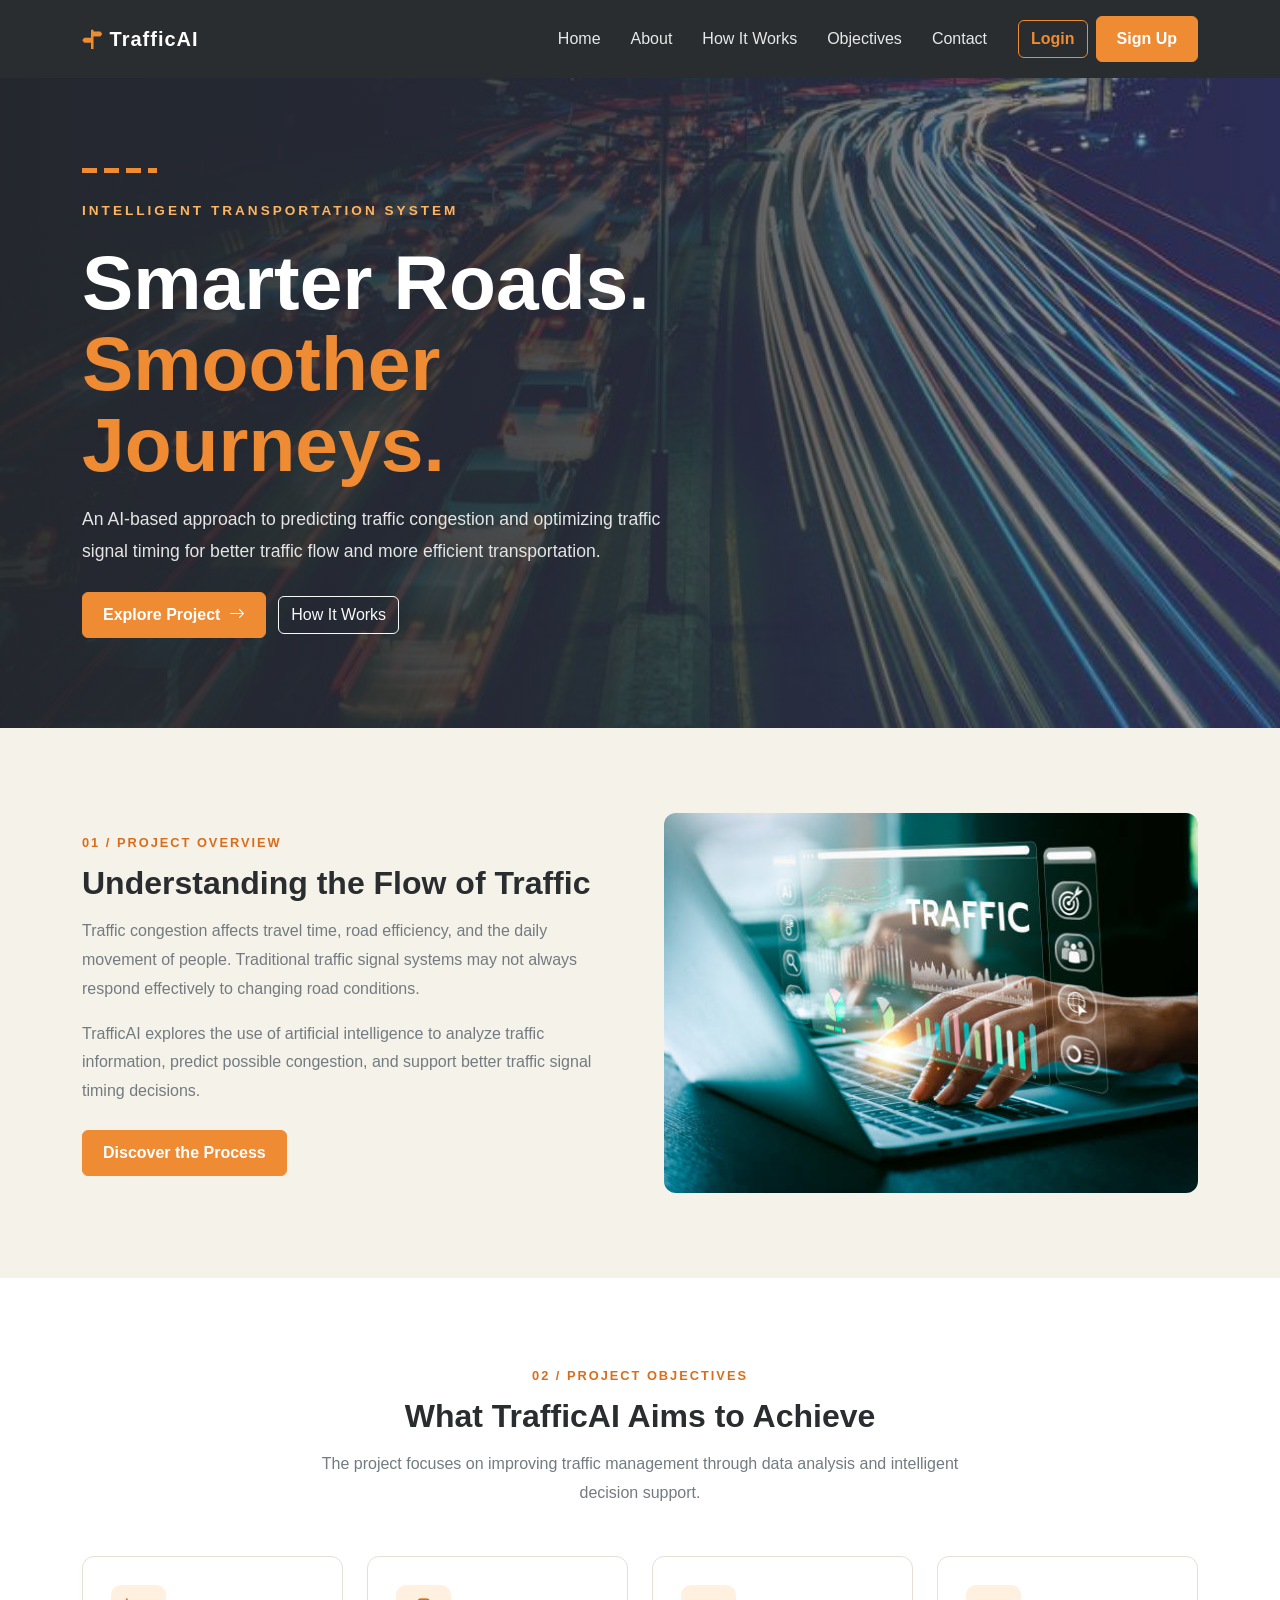
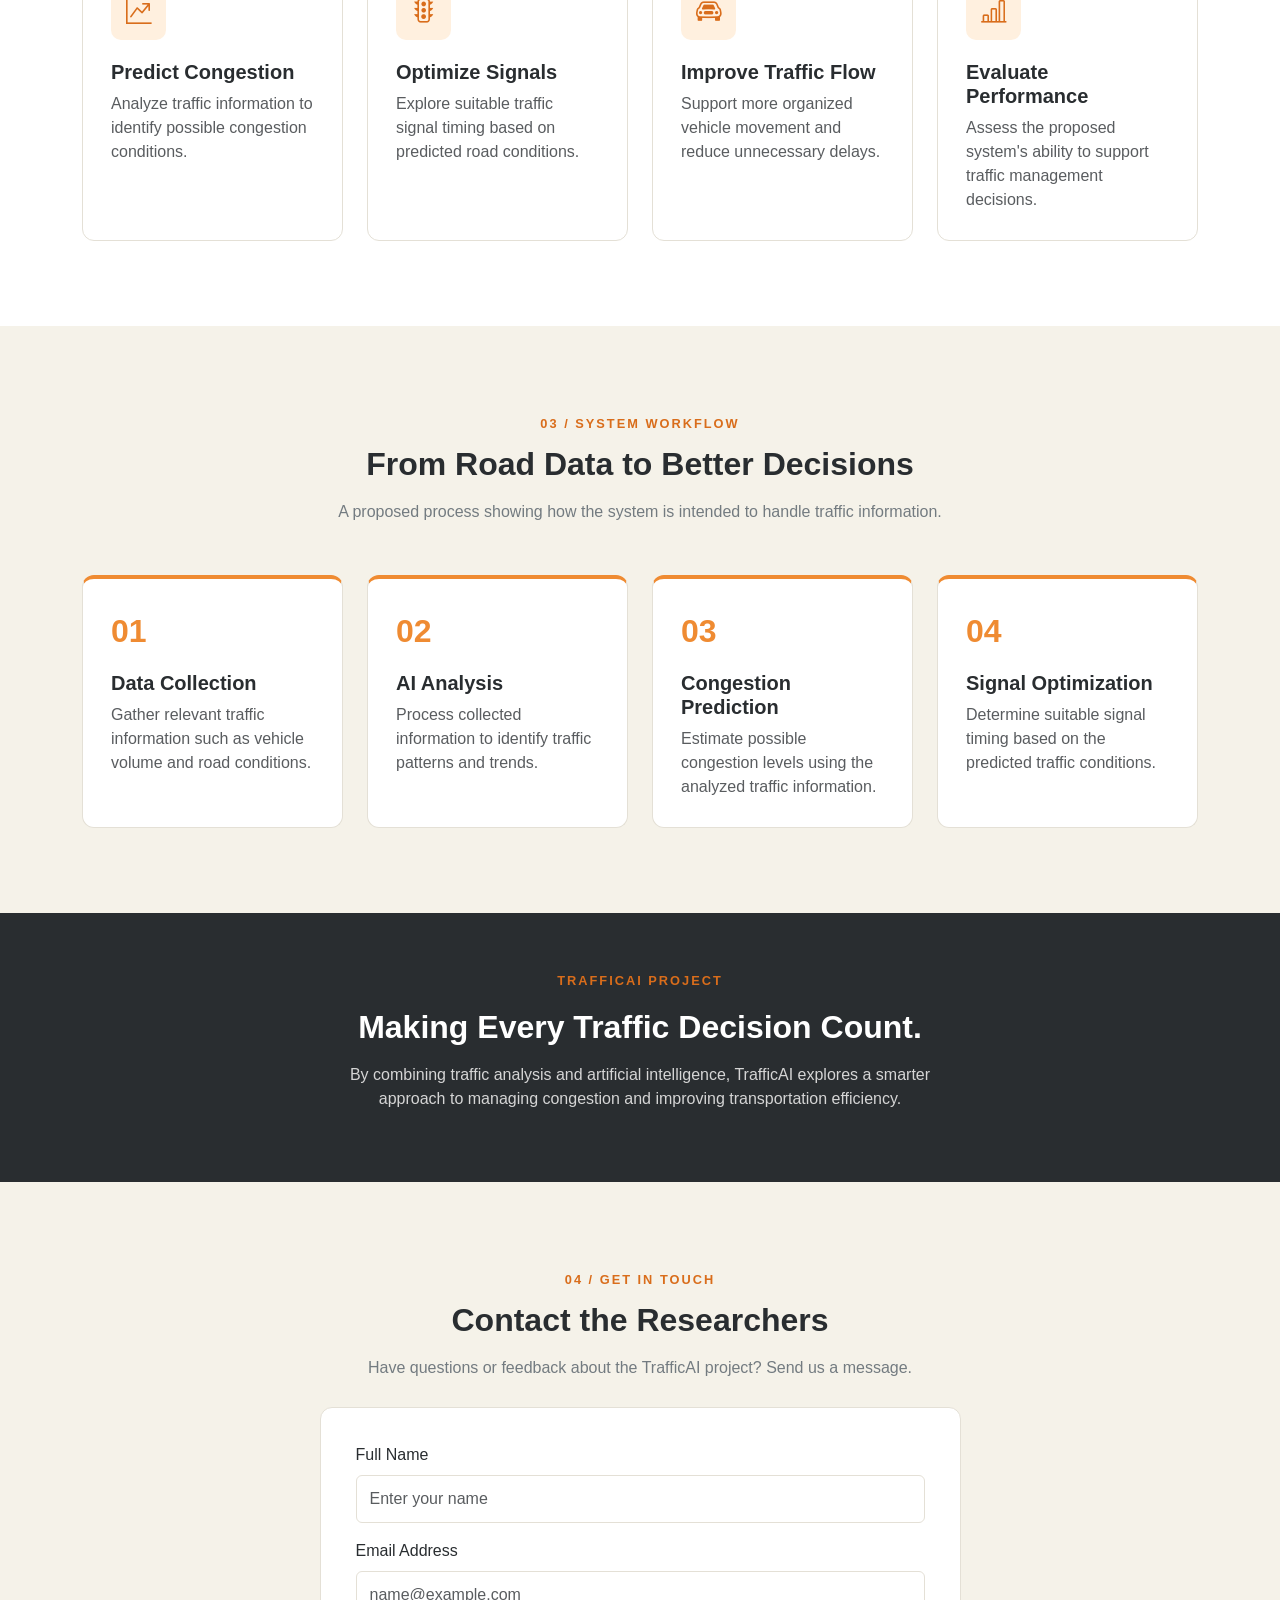
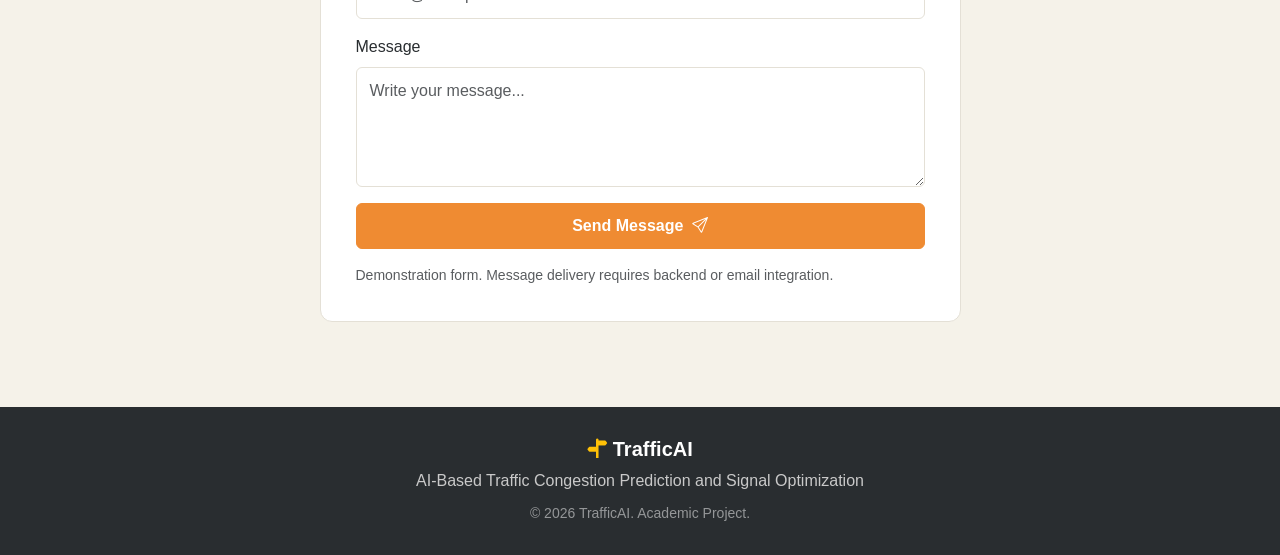
<file: bootstrap-template-main/index.html>
﻿
<!DOCTYPE html>
<html lang="en">
<head>
  <meta charset="UTF-8">
  <meta name="viewport" content="width=device-width, initial-scale=1">
  <title>TrafficAI | Smart Traffic Management</title>

  <link rel="icon" type="image/svg+xml" href="assets/images/favicon.svg">
  <link href="assets/css/bootstrap.min.css" rel="stylesheet">
  <link href="assets/css/bootstrap-icons.min.css" rel="stylesheet">
  <link href="assets/css/style.css" rel="stylesheet">
</head>

<body>

  <!-- Navigation -->
  <nav class="navbar navbar-expand-lg navbar-dark sticky-top">
    <div class="container">

      <a class="navbar-brand" href="index.html">
        <i class="bi bi-signpost-split-fill"></i> TrafficAI
      </a>

      <button class="navbar-toggler" type="button"
        data-bs-toggle="collapse" data-bs-target="#navbarNav">
        <span class="navbar-toggler-icon"></span>
      </button>

      <div class="collapse navbar-collapse" id="navbarNav">
        <ul class="navbar-nav ms-auto align-items-lg-center">

          <li class="nav-item"><a class="nav-link" href="#home">Home</a></li>
          <li class="nav-item"><a class="nav-link" href="#overview">About</a></li>
          <li class="nav-item"><a class="nav-link" href="#workflow">How It Works</a></li>
          <li class="nav-item"><a class="nav-link" href="#objectives">Objectives</a></li>
          <li class="nav-item"><a class="nav-link" href="#contact">Contact</a></li>

          <li class="nav-item ms-lg-3 mt-2 mt-lg-0">
            <a class="btn btn-outline-brand" href="pages/login.html">Login</a>
          </li>

          <li class="nav-item ms-lg-2 mt-2 mt-lg-0">
            <a class="btn btn-brand" href="pages/signup.html">Sign Up</a>
          </li>

        </ul>
      </div>
    </div>
  </nav>

  <!-- Hero -->
  <header class="hero" id="home">
    <div class="container">
      <div class="hero-content">

        <div class="road-line"></div>

        <span class="hero-label">
          Intelligent Transportation System
        </span>

        <h1>
          Smarter Roads.<br>
          <span>Smoother Journeys.</span>
        </h1>

        <p>
          An AI-based approach to predicting traffic congestion
          and optimizing traffic signal timing for better traffic flow
          and more efficient transportation.
        </p>

        <div class="mt-4">
          <a href="#overview" class="btn btn-brand me-2">
            Explore Project <i class="bi bi-arrow-right ms-1"></i>
          </a>

          <a href="#workflow" class="btn btn-outline-light">
            How It Works
          </a>
        </div>

      </div>
    </div>
  </header>

  <!-- Overview -->
  <section id="overview">
    <div class="container">

      <div class="row align-items-center g-5">

        <div class="col-lg-6">
          <span class="section-label">01 / Project Overview</span>

          <h2 class="section-title">
            Understanding the Flow of Traffic
          </h2>

          <p class="section-description">
            Traffic congestion affects travel time, road efficiency,
            and the daily movement of people. Traditional traffic
            signal systems may not always respond effectively to
            changing road conditions.
          </p>

          <p class="section-description">
            TrafficAI explores the use of artificial intelligence
            to analyze traffic information, predict possible
            congestion, and support better traffic signal timing
            decisions.
          </p>

          <a href="#workflow" class="btn btn-brand mt-2">
            Discover the Process
          </a>
        </div>

        <div class="col-lg-6">
          <img src="assets/images/traffic.jpg"
            class="overview-image"
            alt="Road traffic and vehicles">
        </div>

      </div>
    </div>
  </section>

  <!-- Features -->
  <section class="bg-white" id="objectives">
    <div class="container">

      <div class="text-center mb-5">
        <span class="section-label">02 / Project Objectives</span>
        <h2 class="section-title">What TrafficAI Aims to Achieve</h2>
        <p class="section-description mx-auto">
          The project focuses on improving traffic management
          through data analysis and intelligent decision support.
        </p>
      </div>

      <div class="row g-4">

        <div class="col-md-6 col-lg-3">
          <div class="feature-card">
            <div class="feature-icon">
              <i class="bi bi-graph-up-arrow"></i>
            </div>
            <h5 class="fw-bold">Predict Congestion</h5>
            <p class="text-muted mb-0">
              Analyze traffic information to identify possible
              congestion conditions.
            </p>
          </div>
        </div>

        <div class="col-md-6 col-lg-3">
          <div class="feature-card">
            <div class="feature-icon">
              <i class="bi bi-stoplights"></i>
            </div>
            <h5 class="fw-bold">Optimize Signals</h5>
            <p class="text-muted mb-0">
              Explore suitable traffic signal timing based on
              predicted road conditions.
            </p>
          </div>
        </div>

        <div class="col-md-6 col-lg-3">
          <div class="feature-card">
            <div class="feature-icon">
              <i class="bi bi-car-front"></i>
            </div>
            <h5 class="fw-bold">Improve Traffic Flow</h5>
            <p class="text-muted mb-0">
              Support more organized vehicle movement and
              reduce unnecessary delays.
            </p>
          </div>
        </div>

        <div class="col-md-6 col-lg-3">
          <div class="feature-card">
            <div class="feature-icon">
              <i class="bi bi-bar-chart-line"></i>
            </div>
            <h5 class="fw-bold">Evaluate Performance</h5>
            <p class="text-muted mb-0">
              Assess the proposed system's ability to support
              traffic management decisions.
            </p>
          </div>
        </div>

      </div>
    </div>
  </section>

  <!-- Workflow -->
  <section id="workflow">
    <div class="container">

      <div class="text-center mb-5">
        <span class="section-label">03 / System Workflow</span>
        <h2 class="section-title">From Road Data to Better Decisions</h2>
        <p class="section-description mx-auto">
          A proposed process showing how the system is intended
          to handle traffic information.
        </p>
      </div>

      <div class="row g-4">

        <div class="col-md-6 col-lg-3">
          <div class="feature-card workflow-card">
            <div class="workflow-number">01</div>
            <h5 class="fw-bold mt-3">Data Collection</h5>
            <p class="text-muted mb-0">
              Gather relevant traffic information such as
              vehicle volume and road conditions.
            </p>
          </div>
        </div>

        <div class="col-md-6 col-lg-3">
          <div class="feature-card workflow-card">
            <div class="workflow-number">02</div>
            <h5 class="fw-bold mt-3">AI Analysis</h5>
            <p class="text-muted mb-0">
              Process collected information to identify
              traffic patterns and trends.
            </p>
          </div>
        </div>

        <div class="col-md-6 col-lg-3">
          <div class="feature-card workflow-card">
            <div class="workflow-number">03</div>
            <h5 class="fw-bold mt-3">Congestion Prediction</h5>
            <p class="text-muted mb-0">
              Estimate possible congestion levels using
              the analyzed traffic information.
            </p>
          </div>
        </div>

        <div class="col-md-6 col-lg-3">
          <div class="feature-card workflow-card">
            <div class="workflow-number">04</div>
            <h5 class="fw-bold mt-3">Signal Optimization</h5>
            <p class="text-muted mb-0">
              Determine suitable signal timing based on
              the predicted traffic conditions.
            </p>
          </div>
        </div>

      </div>
    </div>
  </section>

  <!-- Highlight -->
  <section class="project-highlight">
    <div class="container text-center">
      <span class="section-label">TrafficAI Project</span>
      <h2 class="fw-bold mt-3">
        Making Every Traffic Decision Count.
      </h2>
      <p class="mx-auto mt-3" style="max-width: 650px;">
        By combining traffic analysis and artificial intelligence,
        TrafficAI explores a smarter approach to managing
        congestion and improving transportation efficiency.
      </p>
    </div>
  </section>

  <!-- Contact -->
  <section id="contact">
    <div class="container">

      <div class="row justify-content-center">
        <div class="col-lg-7">

          <div class="text-center mb-4">
            <span class="section-label">04 / Get in Touch</span>
            <h2 class="section-title">Contact the Researchers</h2>
            <p class="section-description mx-auto">
              Have questions or feedback about the TrafficAI project?
              Send us a message.
            </p>
          </div>

          <div class="contact-card">

            <form action="#" method="post">

              <div class="mb-3">
                <label for="name" class="form-label">Full Name</label>
                <input type="text" class="form-control"
                  id="name" placeholder="Enter your name" required>
              </div>

              <div class="mb-3">
                <label for="email" class="form-label">Email Address</label>
                <input type="email" class="form-control"
                  id="email" placeholder="name@example.com" required>
              </div>

              <div class="mb-3">
                <label for="message" class="form-label">Message</label>
                <textarea class="form-control" id="message"
                  rows="4" placeholder="Write your message..." required></textarea>
              </div>

              <button type="submit" class="btn btn-brand w-100">
                Send Message <i class="bi bi-send ms-1"></i>
              </button>

              <p class="text-muted small mt-3 mb-0">
                Demonstration form. Message delivery requires
                backend or email integration.
              </p>

            </form>

          </div>
        </div>
      </div>

    </div>
  </section>

  <!-- Footer -->
  <footer>
    <div class="container text-center">
      <h5 class="fw-bold">
        <i class="bi bi-signpost-split-fill text-warning"></i>
        TrafficAI
      </h5>

      <p class="mb-2">
        AI-Based Traffic Congestion Prediction and Signal Optimization
      </p>

      <small class="text-white-50">
        &copy; 2026 TrafficAI. Academic Project.
      </small>
    </div>
  </footer>

  <script src="assets/js/bootstrap.bundle.min.js"></script>
</body>
</html>
</file>
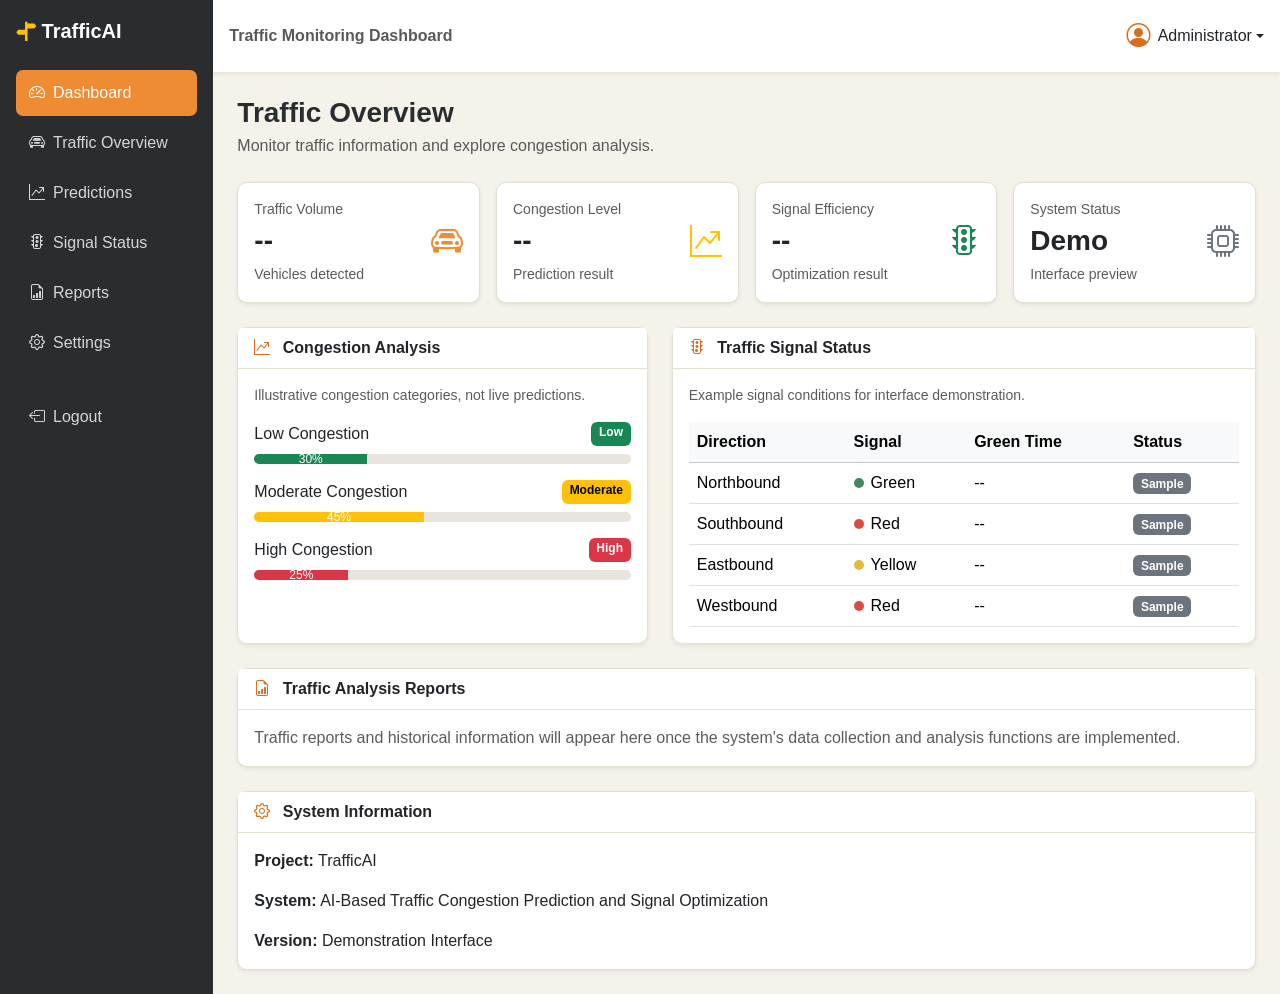
<file: bootstrap-template-main/pages/dashboard.html>
﻿
<!DOCTYPE html>
<html lang="en">
<head>
  <meta charset="UTF-8">
  <meta name="viewport" content="width=device-width, initial-scale=1">
  <title>TrafficAI | Dashboard</title>

  <link rel="icon" type="image/svg+xml" href="../assets/images/favicon.svg">
  <link href="../assets/css/bootstrap.min.css" rel="stylesheet">
  <link href="../assets/css/bootstrap-icons.min.css" rel="stylesheet">
  <link href="../assets/css/style.css" rel="stylesheet">
</head>

<body>

  <div class="container-fluid">
    <div class="row">

      <!-- Desktop Sidebar -->
      <aside class="col-lg-2 d-none d-lg-block sidebar p-3">

        <a href="../index.html"
          class="text-white text-decoration-none fw-bold fs-5 d-block mb-4">
          <i class="bi bi-signpost-split-fill text-warning"></i> TrafficAI
        </a>

        <ul class="nav nav-pills flex-column gap-1">

          <li class="nav-item">
            <a href="dashboard.html" class="nav-link active">
              <i class="bi bi-speedometer2 me-2"></i>Dashboard
            </a>
          </li>

          <li class="nav-item">
            <a href="#traffic-overview" class="nav-link">
              <i class="bi bi-car-front me-2"></i>Traffic Overview
            </a>
          </li>

          <li class="nav-item">
            <a href="#predictions" class="nav-link">
              <i class="bi bi-graph-up-arrow me-2"></i>Predictions
            </a>
          </li>

          <li class="nav-item">
            <a href="#signals" class="nav-link">
              <i class="bi bi-stoplights me-2"></i>Signal Status
            </a>
          </li>

          <li class="nav-item">
            <a href="#reports" class="nav-link">
              <i class="bi bi-file-earmark-bar-graph me-2"></i>Reports
            </a>
          </li>

          <li class="nav-item">
            <a href="#settings" class="nav-link">
              <i class="bi bi-gear me-2"></i>Settings
            </a>
          </li>

          <li class="nav-item mt-4">
            <a href="../index.html" class="nav-link">
              <i class="bi bi-box-arrow-left me-2"></i>Logout
            </a>
          </li>

        </ul>
      </aside>

      <!-- Main Dashboard -->
      <main class="col-lg-10 p-0 dashboard-main">

        <!-- Topbar -->
        <nav class="navbar dashboard-topbar shadow-sm px-3">

          <button class="btn btn-outline-secondary d-lg-none"
            type="button" data-bs-toggle="offcanvas"
            data-bs-target="#mobileMenu" aria-label="Open menu">
            <i class="bi bi-list"></i>
          </button>

          <span class="navbar-text fw-semibold d-none d-sm-inline">
            Traffic Monitoring Dashboard
          </span>

          <div class="dropdown ms-auto">

            <a href="#" class="d-flex align-items-center text-decoration-none text-dark dropdown-toggle"
              data-bs-toggle="dropdown">

              <i class="bi bi-person-circle fs-4 me-2 text-brand"></i>
              <span>Administrator</span>

            </a>

            <ul class="dropdown-menu dropdown-menu-end">
              <li><a class="dropdown-item" href="#settings">Profile</a></li>
              <li><a class="dropdown-item" href="#settings">Settings</a></li>
              <li><hr class="dropdown-divider"></li>
              <li><a class="dropdown-item" href="../index.html">Logout</a></li>
            </ul>

          </div>
        </nav>

        <div class="p-4">

          <h3 class="fw-bold mb-1">Traffic Overview</h3>
          <p class="text-muted mb-4">
            Monitor traffic information and explore congestion analysis.
          </p>

          <!-- Statistics -->
          <div class="row g-3 mb-4" id="traffic-overview">

            <div class="col-sm-6 col-xl-3">
              <div class="card stat-card shadow-sm">
                <div class="card-body d-flex justify-content-between align-items-center">
                  <div>
                    <div class="text-muted small">Traffic Volume</div>
                    <div class="fs-3 fw-bold">--</div>
                    <small class="text-muted">Vehicles detected</small>
                  </div>
                  <i class="bi bi-car-front"></i>
                </div>
              </div>
            </div>

            <div class="col-sm-6 col-xl-3">
              <div class="card stat-card shadow-sm">
                <div class="card-body d-flex justify-content-between align-items-center">
                  <div>
                    <div class="text-muted small">Congestion Level</div>
                    <div class="fs-3 fw-bold">--</div>
                    <small class="text-muted">Prediction result</small>
                  </div>
                  <i class="bi bi-graph-up-arrow text-warning"></i>
                </div>
              </div>
            </div>

            <div class="col-sm-6 col-xl-3">
              <div class="card stat-card shadow-sm">
                <div class="card-body d-flex justify-content-between align-items-center">
                  <div>
                    <div class="text-muted small">Signal Efficiency</div>
                    <div class="fs-3 fw-bold">--</div>
                    <small class="text-muted">Optimization result</small>
                  </div>
                  <i class="bi bi-stoplights text-success"></i>
                </div>
              </div>
            </div>

            <div class="col-sm-6 col-xl-3">
              <div class="card stat-card shadow-sm">
                <div class="card-body d-flex justify-content-between align-items-center">
                  <div>
                    <div class="text-muted small">System Status</div>
                    <div class="fs-3 fw-bold">Demo</div>
                    <small class="text-muted">Interface preview</small>
                  </div>
                  <i class="bi bi-cpu text-secondary"></i>
                </div>
              </div>
            </div>

          </div>

          <!-- Prediction and Signal Cards -->
          <div class="row g-4 mb-4">

            <!-- Predictions -->
            <div class="col-lg-5" id="predictions">
              <div class="card dashboard-card shadow-sm">

                <div class="card-header">
                  <i class="bi bi-graph-up-arrow text-brand me-2"></i>
                  Congestion Analysis
                </div>

                <div class="card-body">

                  <p class="text-muted small">
                    Illustrative congestion categories, not live predictions.
                  </p>

                  <div class="d-flex justify-content-between mb-2">
                    <span>Low Congestion</span>
                    <span class="badge text-bg-success">Low</span>
                  </div>

                  <div class="progress mb-3">
                    <div class="progress-bar bg-success" style="width: 30%">30%</div>
                  </div>

                  <div class="d-flex justify-content-between mb-2">
                    <span>Moderate Congestion</span>
                    <span class="badge text-bg-warning">Moderate</span>
                  </div>

                  <div class="progress mb-3">
                    <div class="progress-bar bg-warning" style="width: 45%">45%</div>
                  </div>

                  <div class="d-flex justify-content-between mb-2">
                    <span>High Congestion</span>
                    <span class="badge text-bg-danger">High</span>
                  </div>

                  <div class="progress">
                    <div class="progress-bar bg-danger" style="width: 25%">25%</div>
                  </div>

                </div>
              </div>
            </div>

            <!-- Signal Status -->
            <div class="col-lg-7" id="signals">
              <div class="card dashboard-card shadow-sm">

                <div class="card-header">
                  <i class="bi bi-stoplights text-brand me-2"></i>
                  Traffic Signal Status
                </div>

                <div class="card-body">

                  <p class="text-muted small">
                    Example signal conditions for interface demonstration.
                  </p>

                  <div class="table-responsive">
                    <table class="table table-hover align-middle mb-0">

                      <thead class="table-light">
                        <tr>
                          <th>Direction</th>
                          <th>Signal</th>
                          <th>Green Time</th>
                          <th>Status</th>
                        </tr>
                      </thead>

                      <tbody>
                        <tr>
                          <td>Northbound</td>
                          <td><span class="signal-light signal-green"></span>Green</td>
                          <td>--</td>
                          <td><span class="badge text-bg-secondary">Sample</span></td>
                        </tr>

                        <tr>
                          <td>Southbound</td>
                          <td><span class="signal-light signal-red"></span>Red</td>
                          <td>--</td>
                          <td><span class="badge text-bg-secondary">Sample</span></td>
                        </tr>

                        <tr>
                          <td>Eastbound</td>
                          <td><span class="signal-light signal-yellow"></span>Yellow</td>
                          <td>--</td>
                          <td><span class="badge text-bg-secondary">Sample</span></td>
                        </tr>

                        <tr>
                          <td>Westbound</td>
                          <td><span class="signal-light signal-red"></span>Red</td>
                          <td>--</td>
                          <td><span class="badge text-bg-secondary">Sample</span></td>
                        </tr>
                      </tbody>

                    </table>
                  </div>

                </div>
              </div>
            </div>

          </div>

          <!-- Reports -->
          <div class="card dashboard-card shadow-sm mb-4" id="reports">

            <div class="card-header">
              <i class="bi bi-file-earmark-bar-graph text-brand me-2"></i>
              Traffic Analysis Reports
            </div>

            <div class="card-body">
              <p class="text-muted mb-0">
                Traffic reports and historical information will appear
                here once the system's data collection and analysis
                functions are implemented.
              </p>
            </div>

          </div>

          <!-- Settings -->
          <div class="card dashboard-card shadow-sm" id="settings">

            <div class="card-header">
              <i class="bi bi-gear text-brand me-2"></i>
              System Information
            </div>

            <div class="card-body">
              <p><strong>Project:</strong> TrafficAI</p>
              <p><strong>System:</strong> AI-Based Traffic Congestion Prediction and Signal Optimization</p>
              <p class="mb-0"><strong>Version:</strong> Demonstration Interface</p>
            </div>

          </div>

        </div>
      </main>
    </div>
  </div>

  <!-- Mobile Sidebar -->
  <div class="offcanvas offcanvas-start text-bg-dark"
    tabindex="-1" id="mobileMenu"
    aria-labelledby="mobileMenuLabel">

    <div class="offcanvas-header">
      <h5 class="offcanvas-title" id="mobileMenuLabel">
        <i class="bi bi-signpost-split-fill text-warning"></i> TrafficAI
      </h5>

      <button type="button" class="btn-close btn-close-white"
        data-bs-dismiss="offcanvas" aria-label="Close"></button>
    </div>

    <div class="offcanvas-body">
      <ul class="nav flex-column">

        <li class="nav-item">
          <a href="dashboard.html" class="nav-link text-white">
            <i class="bi bi-speedometer2 me-2"></i>Dashboard
          </a>
        </li>

        <li class="nav-item">
          <a href="#traffic-overview" class="nav-link text-white">
            <i class="bi bi-car-front me-2"></i>Traffic Overview
          </a>
        </li>

        <li class="nav-item">
          <a href="#predictions" class="nav-link text-white">
            <i class="bi bi-graph-up-arrow me-2"></i>Predictions
          </a>
        </li>

        <li class="nav-item">
          <a href="#signals" class="nav-link text-white">
            <i class="bi bi-stoplights me-2"></i>Signal Status
          </a>
        </li>

        <li class="nav-item">
          <a href="#reports" class="nav-link text-white">
            <i class="bi bi-file-earmark-bar-graph me-2"></i>Reports
          </a>
        </li>

        <li class="nav-item">
          <a href="#settings" class="nav-link text-white">
            <i class="bi bi-gear me-2"></i>Settings
          </a>
        </li>

        <li class="nav-item mt-4">
          <a href="../index.html" class="nav-link text-white">
            <i class="bi bi-box-arrow-left me-2"></i>Logout
          </a>
        </li>

      </ul>
    </div>
  </div>

  <script src="../assets/js/bootstrap.bundle.min.js"></script>
</body>
</html>
</file>
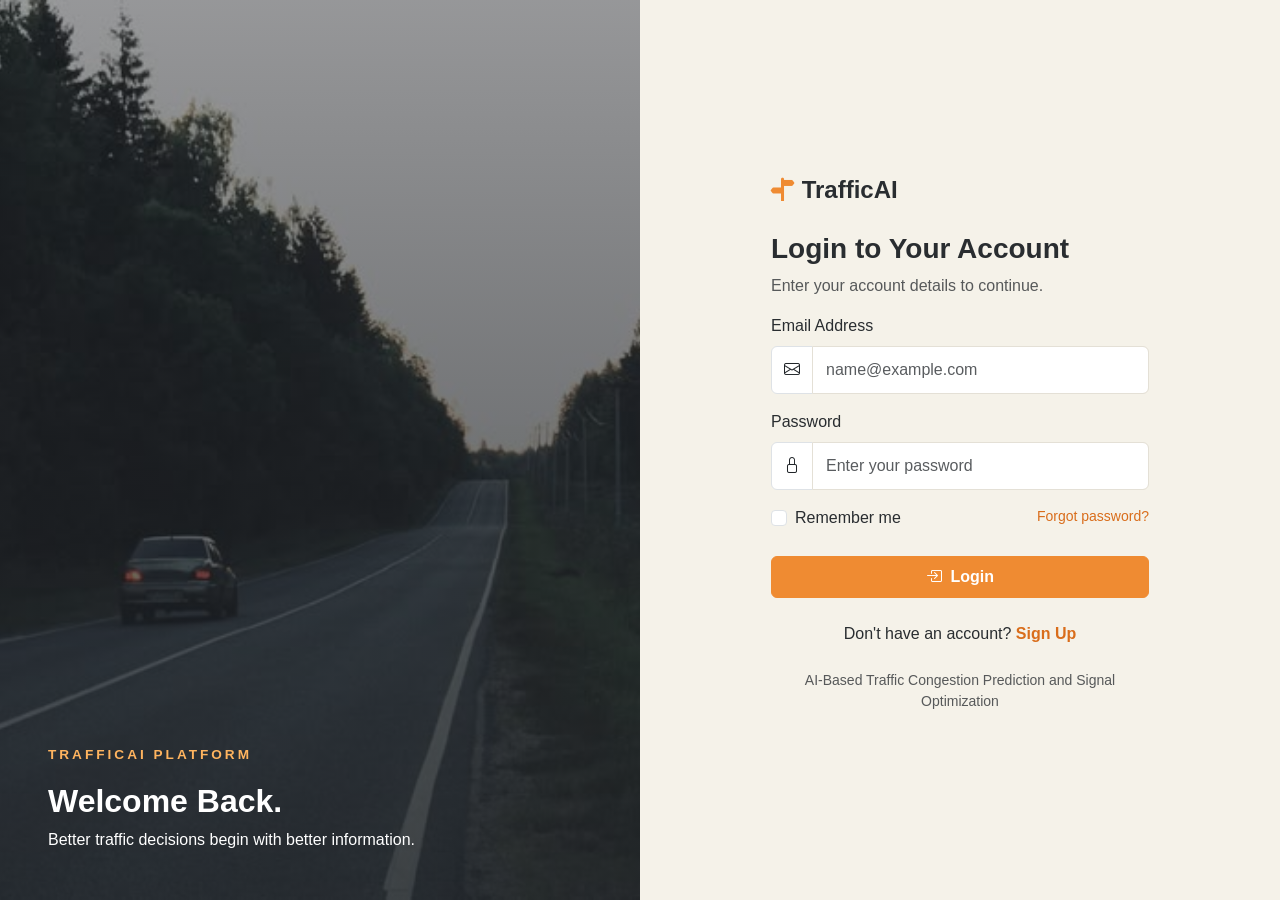
<file: bootstrap-template-main/pages/login.html>
﻿
<!DOCTYPE html>
<html lang="en">
<head>
  <meta charset="UTF-8">
  <meta name="viewport" content="width=device-width, initial-scale=1">
  <title>TrafficAI | Login</title>

  <link rel="icon" type="image/svg+xml" href="../assets/images/favicon.svg">
  <link href="../assets/css/bootstrap.min.css" rel="stylesheet">
  <link href="../assets/css/bootstrap-icons.min.css" rel="stylesheet">
  <link href="../assets/css/style.css" rel="stylesheet">
</head>

<body>

  <div class="container-fluid">
    <div class="row auth-wrapper">

      <!-- Image Side -->
      <div class="col-lg-6 auth-image login d-flex align-items-end p-5">
        <div class="text-white">
          <span class="hero-label">TrafficAI Platform</span>
          <h2 class="fw-bold mt-3">Welcome Back.</h2>
          <p class="mb-0">
            Better traffic decisions begin with better information.
          </p>
        </div>
      </div>

      <!-- Login Form -->
      <div class="col-lg-6 auth-form-side d-flex align-items-center justify-content-center py-5">
        <div class="w-100 px-3" style="max-width: 410px;">

          <a href="../index.html" class="auth-logo d-block mb-4">
            <i class="bi bi-signpost-split-fill"></i> TrafficAI
          </a>

          <h3 class="fw-bold">Login to Your Account</h3>
          <p class="text-muted">
            Enter your account details to continue.
          </p>

          <form action="dashboard.html" method="get">

            <div class="mb-3">
              <label for="email" class="form-label">Email Address</label>
              <div class="input-group">
                <span class="input-group-text bg-white">
                  <i class="bi bi-envelope"></i>
                </span>
                <input type="email" class="form-control"
                  id="email" name="email"
                  placeholder="name@example.com" required>
              </div>
            </div>

            <div class="mb-3">
              <label for="password" class="form-label">Password</label>
              <div class="input-group">
                <span class="input-group-text bg-white">
                  <i class="bi bi-lock"></i>
                </span>
                <input type="password" class="form-control"
                  id="password" name="password"
                  placeholder="Enter your password" required>
              </div>
            </div>

            <div class="d-flex justify-content-between mb-4">
              <div class="form-check">
                <input class="form-check-input" type="checkbox" id="remember">
                <label class="form-check-label" for="remember">
                  Remember me
                </label>
              </div>

              <a href="#" class="small text-brand">Forgot password?</a>
            </div>

            <button type="submit" class="btn btn-brand w-100 py-2">
              <i class="bi bi-box-arrow-in-right me-1"></i>
              Login
            </button>

          </form>

          <p class="text-center mt-4 mb-0">
            Don't have an account?
            <a href="signup.html" class="text-brand fw-semibold">Sign Up</a>
          </p>

          <p class="text-center text-muted small mt-4">
            AI-Based Traffic Congestion Prediction and Signal Optimization
          </p>

        </div>
      </div>

    </div>
  </div>

  <script src="../assets/js/bootstrap.bundle.min.js"></script>
</body>
</html>
</file>
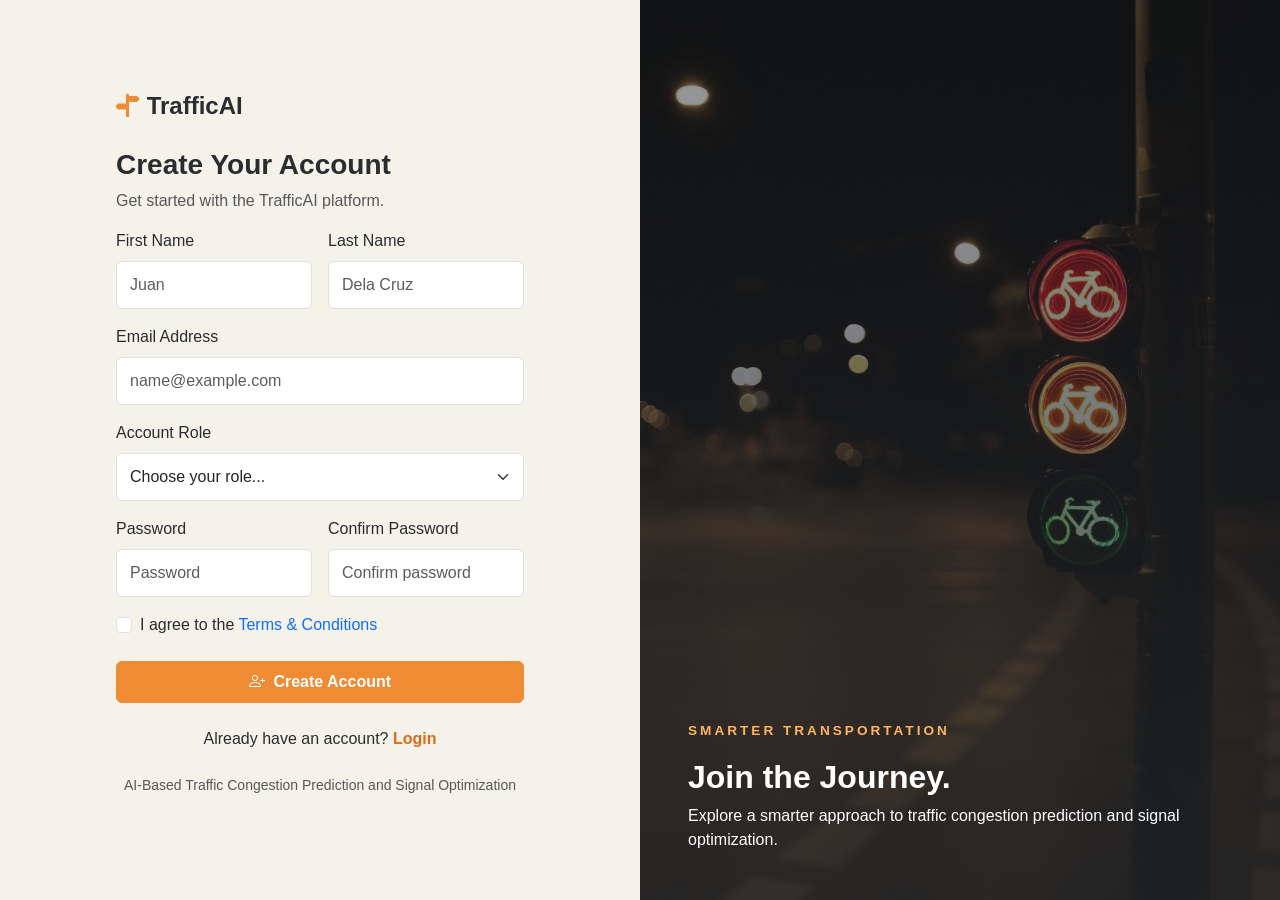
<file: bootstrap-template-main/pages/signup.html>
﻿
<!DOCTYPE html>
<html lang="en">
<head>
  <meta charset="UTF-8">
  <meta name="viewport" content="width=device-width, initial-scale=1">
  <title>TrafficAI | Sign Up</title>

  <link rel="icon" type="image/svg+xml" href="../assets/images/favicon.svg">
  <link href="../assets/css/bootstrap.min.css" rel="stylesheet">
  <link href="../assets/css/bootstrap-icons.min.css" rel="stylesheet">
  <link href="../assets/css/style.css" rel="stylesheet">
</head>

<body>

  <div class="container-fluid">
    <div class="row auth-wrapper">

      <!-- Signup Form -->
      <div class="col-lg-6 auth-form-side d-flex align-items-center justify-content-center py-5 order-2 order-lg-1">
        <div class="w-100 px-3" style="max-width: 440px;">

          <a href="../index.html" class="auth-logo d-block mb-4">
            <i class="bi bi-signpost-split-fill"></i> TrafficAI
          </a>

          <h3 class="fw-bold">Create Your Account</h3>
          <p class="text-muted">
            Get started with the TrafficAI platform.
          </p>

          <form action="login.html" method="get">

            <div class="row g-3 mb-3">

              <div class="col-sm-6">
                <label for="first" class="form-label">First Name</label>
                <input type="text" class="form-control"
                  id="first" name="first"
                  placeholder="Juan" required>
              </div>

              <div class="col-sm-6">
                <label for="last" class="form-label">Last Name</label>
                <input type="text" class="form-control"
                  id="last" name="last"
                  placeholder="Dela Cruz" required>
              </div>

            </div>

            <div class="mb-3">
              <label for="email" class="form-label">Email Address</label>
              <input type="email" class="form-control"
                id="email" name="email"
                placeholder="name@example.com" required>
            </div>

            <div class="mb-3">
              <label for="role" class="form-label">Account Role</label>
              <select class="form-select" id="role" name="role" required>
                <option value="" selected disabled>Choose your role...</option>
                <option value="administrator">Administrator</option>
                <option value="researcher">Researcher</option>
                <option value="viewer">Viewer</option>
              </select>
            </div>

            <div class="row g-3 mb-3">

              <div class="col-sm-6">
                <label for="password" class="form-label">Password</label>
                <input type="password" class="form-control"
                  id="password" name="password"
                  placeholder="Password" minlength="8" required>
              </div>

              <div class="col-sm-6">
                <label for="confirm" class="form-label">Confirm Password</label>
                <input type="password" class="form-control"
                  id="confirm" name="confirm"
                  placeholder="Confirm password" minlength="8" required>
              </div>

            </div>

            <div class="form-check mb-4">
              <input class="form-check-input" type="checkbox"
                id="terms" required>
              <label class="form-check-label" for="terms">
                I agree to the <a href="#">Terms &amp; Conditions</a>
              </label>
            </div>

            <button type="submit" class="btn btn-brand w-100 py-2">
              <i class="bi bi-person-plus me-1"></i>
              Create Account
            </button>

          </form>

          <p class="text-center mt-4 mb-0">
            Already have an account?
            <a href="login.html" class="text-brand fw-semibold">Login</a>
          </p>

          <p class="text-center text-muted small mt-4">
            AI-Based Traffic Congestion Prediction and Signal Optimization
          </p>

        </div>
      </div>

      <!-- Image Side -->
      <div class="col-lg-6 auth-image signup d-flex align-items-end p-5 order-1 order-lg-2">
        <div class="text-white">
          <span class="hero-label">Smarter Transportation</span>
          <h2 class="fw-bold mt-3">Join the Journey.</h2>
          <p class="mb-0">
            Explore a smarter approach to traffic congestion
            prediction and signal optimization.
          </p>
        </div>
      </div>

    </div>
  </div>

  <script src="../assets/js/bootstrap.bundle.min.js"></script>
</body>
</html>
</file>
<file: bootstrap-template-main/assets/css/style.css>
/* =========================================
   TRAFFICAI - SMART TRANSPORTATION DESIGN
   ========================================= */

:root {
  --road: #292d30;
  --road-light: #3b4145;
  --orange: #ef8b32;
  --orange-dark: #d96d1b;
  --ivory: #f5f2e9;
  --white: #ffffff;
  --text: #292d30;
  --muted: #737b80;
  --border: #e4e0d6;
  --red: #d94b43;
  --yellow: #e6b93f;
  --green: #43865f;
}

* {
  box-sizing: border-box;
}

html {
  scroll-behavior: smooth;
  scroll-padding-top: 80px;
}

body {
  background: var(--ivory);
  color: var(--text);
  font-family: "Segoe UI", Arial, sans-serif;
}

a {
  text-decoration: none;
}

section {
  padding: 85px 0;
}

/* NAVBAR */

.navbar {
  background: var(--road);
  padding: 16px 0;
}

.navbar-brand {
  color: var(--white) !important;
  font-weight: 800;
  letter-spacing: 1px;
}

.navbar-brand i {
  color: var(--orange);
}

.navbar .nav-link {
  color: #e8e8e8;
  margin: 0 7px;
  font-weight: 500;
}

.navbar .nav-link:hover {
  color: var(--orange);
}

.navbar-toggler {
  border-color: #777;
}

.navbar-toggler-icon {
  filter: invert(1);
}

/* BUTTONS */

.btn-brand {
  background: var(--orange);
  border: 1px solid var(--orange);
  color: var(--white);
  font-weight: 600;
  border-radius: 6px;
  padding: 10px 20px;
}

.btn-brand:hover {
  background: var(--orange-dark);
  border-color: var(--orange-dark);
  color: var(--white);
}

.btn-outline-brand {
  border: 1px solid var(--orange);
  color: var(--orange);
  font-weight: 600;
  border-radius: 6px;
}

.btn-outline-brand:hover {
  background: var(--orange);
  color: white;
}

/* HERO */

.hero {
  min-height: 650px;
  display: flex;
  align-items: center;
  color: white;
  position: relative;
  background:
    linear-gradient(90deg,
      rgba(35, 39, 42, .94),
      rgba(35, 39, 42, .78),
      rgba(35, 39, 42, .30)),
    url("../images/background.jpg") center/cover no-repeat;
}

.hero-content {
  max-width: 680px;
}

.hero-label {
  color: #ffb45f;
  font-size: .85rem;
  font-weight: 700;
  letter-spacing: 3px;
  text-transform: uppercase;
}

.hero h1 {
  font-size: clamp(2.8rem, 6vw, 5rem);
  font-weight: 800;
  line-height: 1.05;
  margin: 20px 0;
}

.hero h1 span {
  color: var(--orange);
}

.hero p {
  color: #e4e4e4;
  font-size: 1.1rem;
  max-width: 580px;
  line-height: 1.8;
}

.road-line {
  width: 75px;
  height: 5px;
  background: repeating-linear-gradient(
    90deg,
    var(--orange) 0 15px,
    transparent 15px 22px
  );
  margin-bottom: 25px;
}

/* GENERAL SECTIONS */

.section-label {
  color: var(--orange-dark);
  font-weight: 700;
  letter-spacing: 2px;
  font-size: .8rem;
  text-transform: uppercase;
}

.section-title {
  font-weight: 800;
  margin: 10px 0 15px;
}

.section-description {
  color: var(--muted);
  max-width: 680px;
  line-height: 1.8;
}

/* FEATURE CARDS */

.feature-card {
  background: white;
  border: 1px solid var(--border);
  border-radius: 12px;
  padding: 28px;
  height: 100%;
  transition: transform .2s, box-shadow .2s;
}

.feature-card:hover {
  transform: translateY(-5px);
  box-shadow: 0 12px 25px rgba(41, 45, 48, .09);
}

.feature-icon {
  width: 55px;
  height: 55px;
  border-radius: 10px;
  display: flex;
  align-items: center;
  justify-content: center;
  background: #fff0df;
  color: var(--orange-dark);
  font-size: 1.6rem;
  margin-bottom: 20px;
}

/* OVERVIEW */

.overview-image {
  width: 100%;
  height: 380px;
  object-fit: cover;
  border-radius: 12px;
}

.overview-panel {
  background: var(--road);
  color: white;
  padding: 35px;
  border-radius: 12px;
}

.overview-panel p {
  color: #d4d4d4;
  line-height: 1.8;
}

/* WORKFLOW */

.workflow-number {
  color: var(--orange);
  font-size: 2rem;
  font-weight: 800;
}

.workflow-card {
  border-top: 4px solid var(--orange);
}

/* HIGHLIGHT */

.project-highlight {
  background: var(--road);
  color: white;
  padding: 55px 0;
}

.project-highlight p {
  color: #d5d5d5;
}

/* CONTACT */

.contact-card {
  background: white;
  border: 1px solid var(--border);
  border-radius: 12px;
  padding: 35px;
}

.form-control,
.form-select {
  padding: 11px 13px;
  border-color: var(--border);
}

.form-control:focus,
.form-select:focus {
  border-color: var(--orange);
  box-shadow: 0 0 0 .2rem rgba(239, 139, 50, .15);
}

/* FOOTER */

footer {
  background: var(--road);
  color: white;
  padding: 30px 0;
}

footer p {
  color: #c9c9c9;
}

footer a {
  color: var(--orange);
}

/* LOGIN AND SIGNUP */

.auth-wrapper {
  min-height: 100vh;
}

.auth-image {
  background-size: cover;
  background-position: center;
  min-height: 300px;
  position: relative;
}

.auth-image.login {
  background-image:
    linear-gradient(rgba(35, 39, 42, .45), rgba(35, 39, 42, .80)),
    url("../images/car.jpg");
}

.auth-image.signup {
  background-image:
    linear-gradient(rgba(35, 39, 42, .45), rgba(35, 39, 42, .80)),
    url("../images/light.jpg");
}

.auth-image h2 {
  font-weight: 800;
}

.auth-form-side {
  background: var(--ivory);
}

.auth-logo {
  color: var(--road);
  font-size: 1.5rem;
  font-weight: 800;
}

.auth-logo i {
  color: var(--orange);
}

/* DASHBOARD */

.sidebar {
  min-height: 100vh;
  background: var(--road);
}

.sidebar .nav-link {
  color: #d6d6d6;
  border-radius: 7px;
  padding: 11px 13px;
}

.sidebar .nav-link:hover,
.sidebar .nav-link.active {
  background: var(--orange);
  color: white;
}

.dashboard-main {
  background: var(--ivory);
  min-height: 100vh;
}

.dashboard-topbar {
  background: white;
}

.stat-card {
  border: 1px solid var(--border);
  border-radius: 10px;
}

.stat-card i {
  font-size: 2rem;
  color: var(--orange);
}

.dashboard-card {
  border: 1px solid var(--border);
  border-radius: 10px;
  height: 100%;
}

.dashboard-card .card-header {
  background: white;
  font-weight: 700;
  border-bottom: 1px solid var(--border);
}

.signal-light {
  display: inline-block;
  width: 10px;
  height: 10px;
  border-radius: 50%;
  margin-right: 7px;
}

.signal-red {
  background: var(--red);
}

.signal-yellow {
  background: var(--yellow);
}

.signal-green {
  background: var(--green);
}

.text-brand {
  color: var(--orange-dark) !important;
}

.bg-brand {
  background: var(--orange) !important;
}

.progress {
  height: 10px;
  background: #e9e5dc;
}

.progress-bar {
  background: var(--orange);
}

.table {
  --bs-table-bg: transparent;
}

/* AUTH AND DASHBOARD RESPONSIVENESS */

@media (max-width: 991px) {
  .sidebar {
    display: none;
  }

  .hero {
    min-height: 570px;
  }
}

@media (max-width: 576px) {
  section {
    padding: 60px 0;
  }

  .hero {
    min-height: 540px;
  }

  .auth-image {
    min-height: 250px;
  }

  .contact-card {
    padding: 22px;
  }
}
</file>
